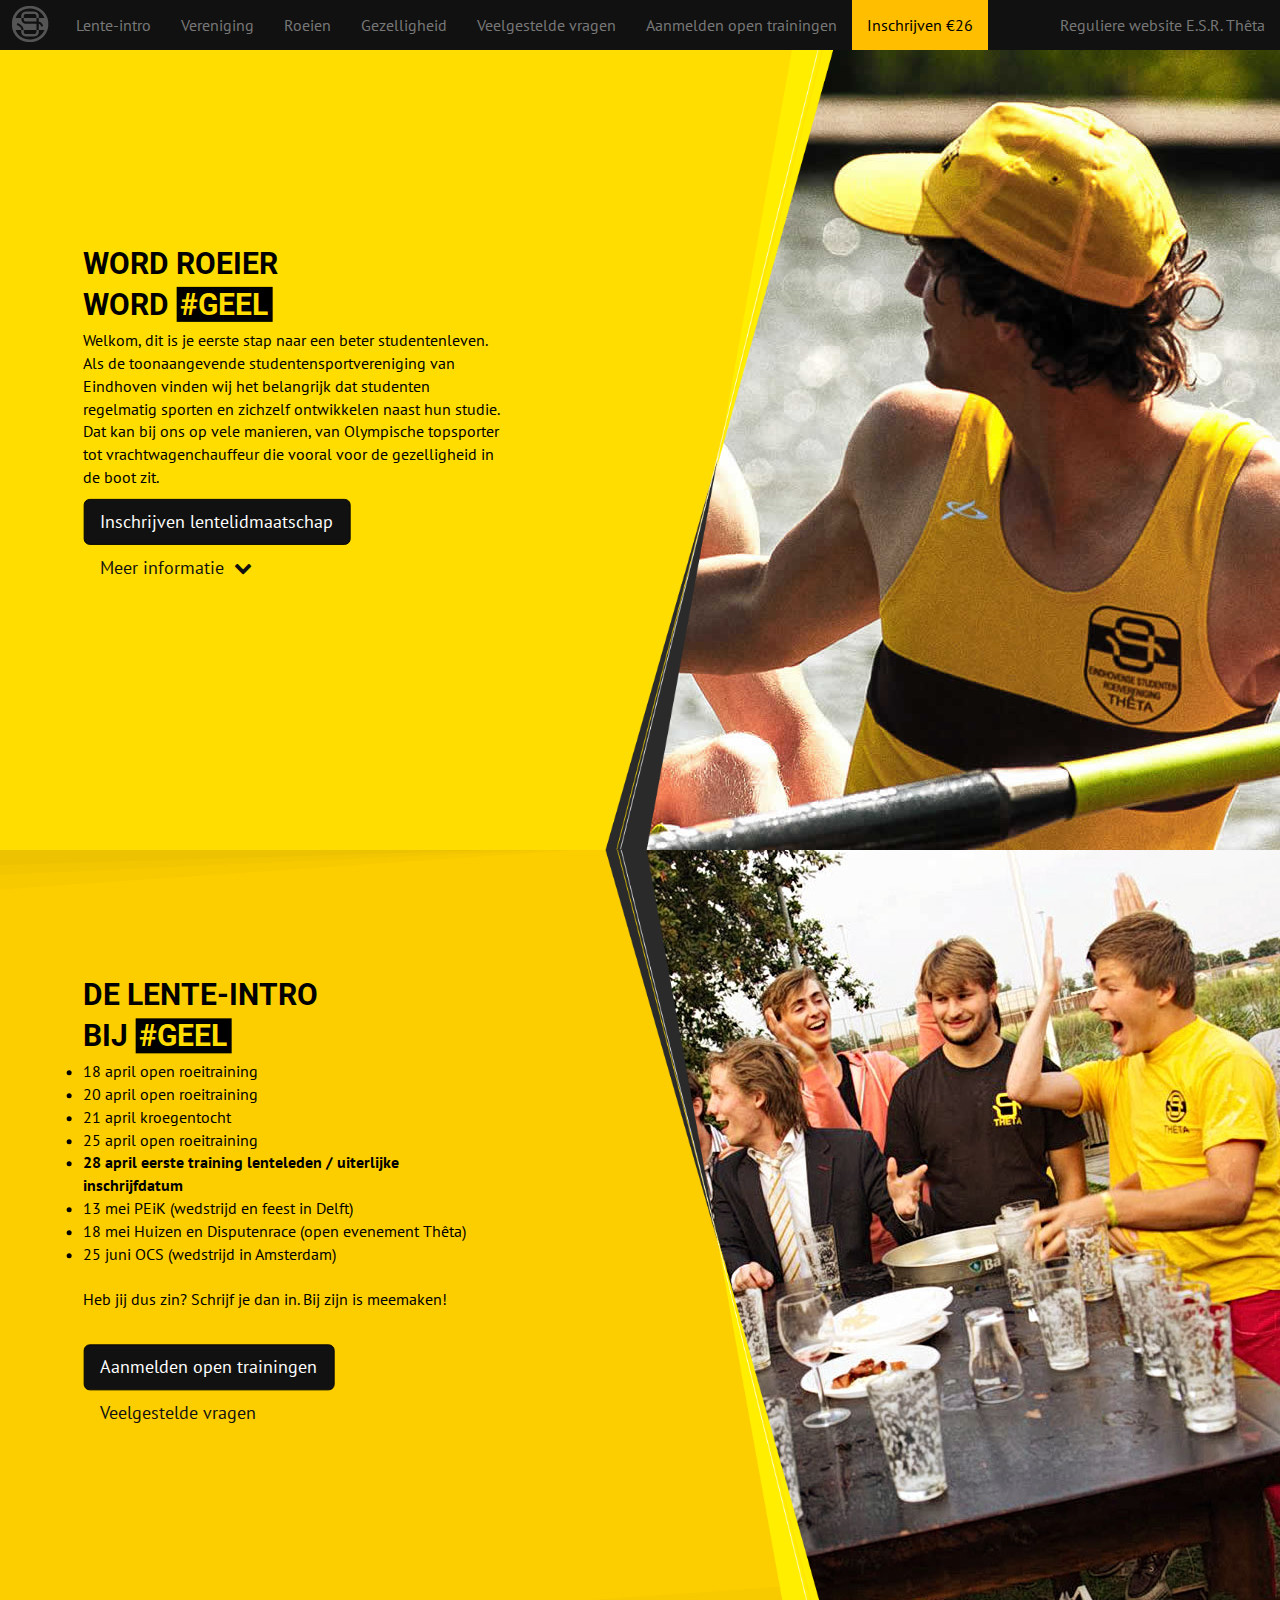
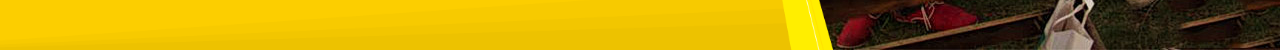
<file: index.html>
<!DOCTYPE html><html><head><title>Intro - ESR Theta</title><meta name="viewport" content="initial-scale=1,maximum-scale=1,user-scalable=no"><link rel="stylesheet" type="text/css" href="styles/vendors.css"><link rel="icon" type="image/png" href="/images/favicon.png"></head><body><nav class="navbar navbar-default navbar-fixed-top"><div class="navbar-header"><button data-toggle="collapse" data-target="#menu" class="navbar-toggle collapsed btn btn-primary"> <i class="icon icon-bars"></i></button><a href="/" class="navbar-brand"> <img src="/images/brand/logo.png"></a></div><div id="menu" class="collapse navbar-collapse"><ul class="nav navbar-nav"><li><a href="/">Lente-intro</a></li><li><a href="/society.html">Vereniging</a></li><li><a href="/rowing.html">Roeien</a></li><li><a href="/extra.html">Gezelligheid</a></li><li><a href="/faq.html">Veelgestelde vragen</a></li><script>function GetIEVersion() {
  var sAgent = window.navigator.userAgent;
  var Idx = sAgent.indexOf("MSIE");

  if (Idx > 0) {
    return parseInt(sAgent.substring(Idx+ 5, sAgent.indexOf(".", Idx)));
  } else if (!!navigator.userAgent.match(/Trident\/7\./)) {
    return 11;
  } else {
    return 0; //It is not IE
  }
}

if (GetIEVersion() > 0) {
  document.write('<li><a class="white" href="https://docs.google.com/forms/d/1oo6otTsydRpKoXuIlk10WGbizfMqB_bPFNmfonMzRe4/viewform" target="_blank">Inschrijven &euro;26</a></li>');
  document.write('<li><a class="highlight" href="https://theta.ledenbase.nl/aanmelding/" target="_blank">Inschrijven &euro;26</a></li>');
} else {
  document.write('<li><a class="white" href="/training.html">Aanmelden open trainingen</a></li>');
  document.write('<li><a class="highlight" href="/join.html">Inschrijven &euro;26</a></li>');
}

</script></ul><ul class="nav navbar-nav pull-right"><li><a href="//www.esrtheta.nl/nieuws/index" target="_blank">Reguliere website E.S.R. Th&ecirc;ta</a></li></ul></div></nav><div id="intro1" class="container-fluid page"><div class="holder"><div class="content"> <h2>Word roeier</h2><h2>Word <strong>#GEEL</strong></h2><p>Welkom, dit is je eerste stap naar een beter studentenleven. Als de toonaangevende studentensportvereniging van Eindhoven vinden  
wij het belangrijk dat studenten regelmatig sporten en zichzelf ontwikkelen naast hun studie. Dat kan bij ons op vele manieren, 
van Olympische topsporter tot vrachtwagenchauffeur die vooral voor de gezelligheid in de boot zit.</p><a href="/join.html" class="btn btn-lg btn-primary">Inschrijven lentelidmaatschap</a> <a href="#pre" class="btn btn-lg">Meer informatie &nbsp;<i class="icon icon-chevron-down"></i></a></div></div></div><a name="pre"></a><div id="intro2" class="container-fluid page"><div class="holder inverse"><div class="content"><h2>De lente-intro</h2><h2>Bij <strong>#GEEL</strong></h2><li>18 april open roeitraining</li><li>20 april open roeitraining</li><li>21 april kroegentocht</li><li>25 april open roeitraining</li><li> <strong>28 april eerste training lenteleden / uiterlijke inschrijfdatum</strong></li><li>13 mei PEiK (wedstrijd en feest in Delft)</li><li>18 mei Huizen en Disputenrace (open evenement Th&ecirc;ta)</li><li>25 juni OCS (wedstrijd in Amsterdam)</li><br><p>Heb jij dus zin? Schrijf je dan in. Bij zijn is meemaken!</p><br><a href="/training.html" class="btn btn-lg btn-primary">Aanmelden open trainingen</a> <a href="/faq.html" class="btn btn-lg">Veelgestelde vragen</a></div></div></div><script>var url = '/' + document.URL.split('/').splice(3).join('/');
var links = document.querySelectorAll('a[href="'+url+'"]');

for(var i=0, ii=links.length; i<ii; i++){
  var classes = links[i].className.split(' ');
  classes.push('active');
  links[i].className = classes.join(' ');
}
</script><script src="scripts/vendors.js"></script></body></html>
</file>
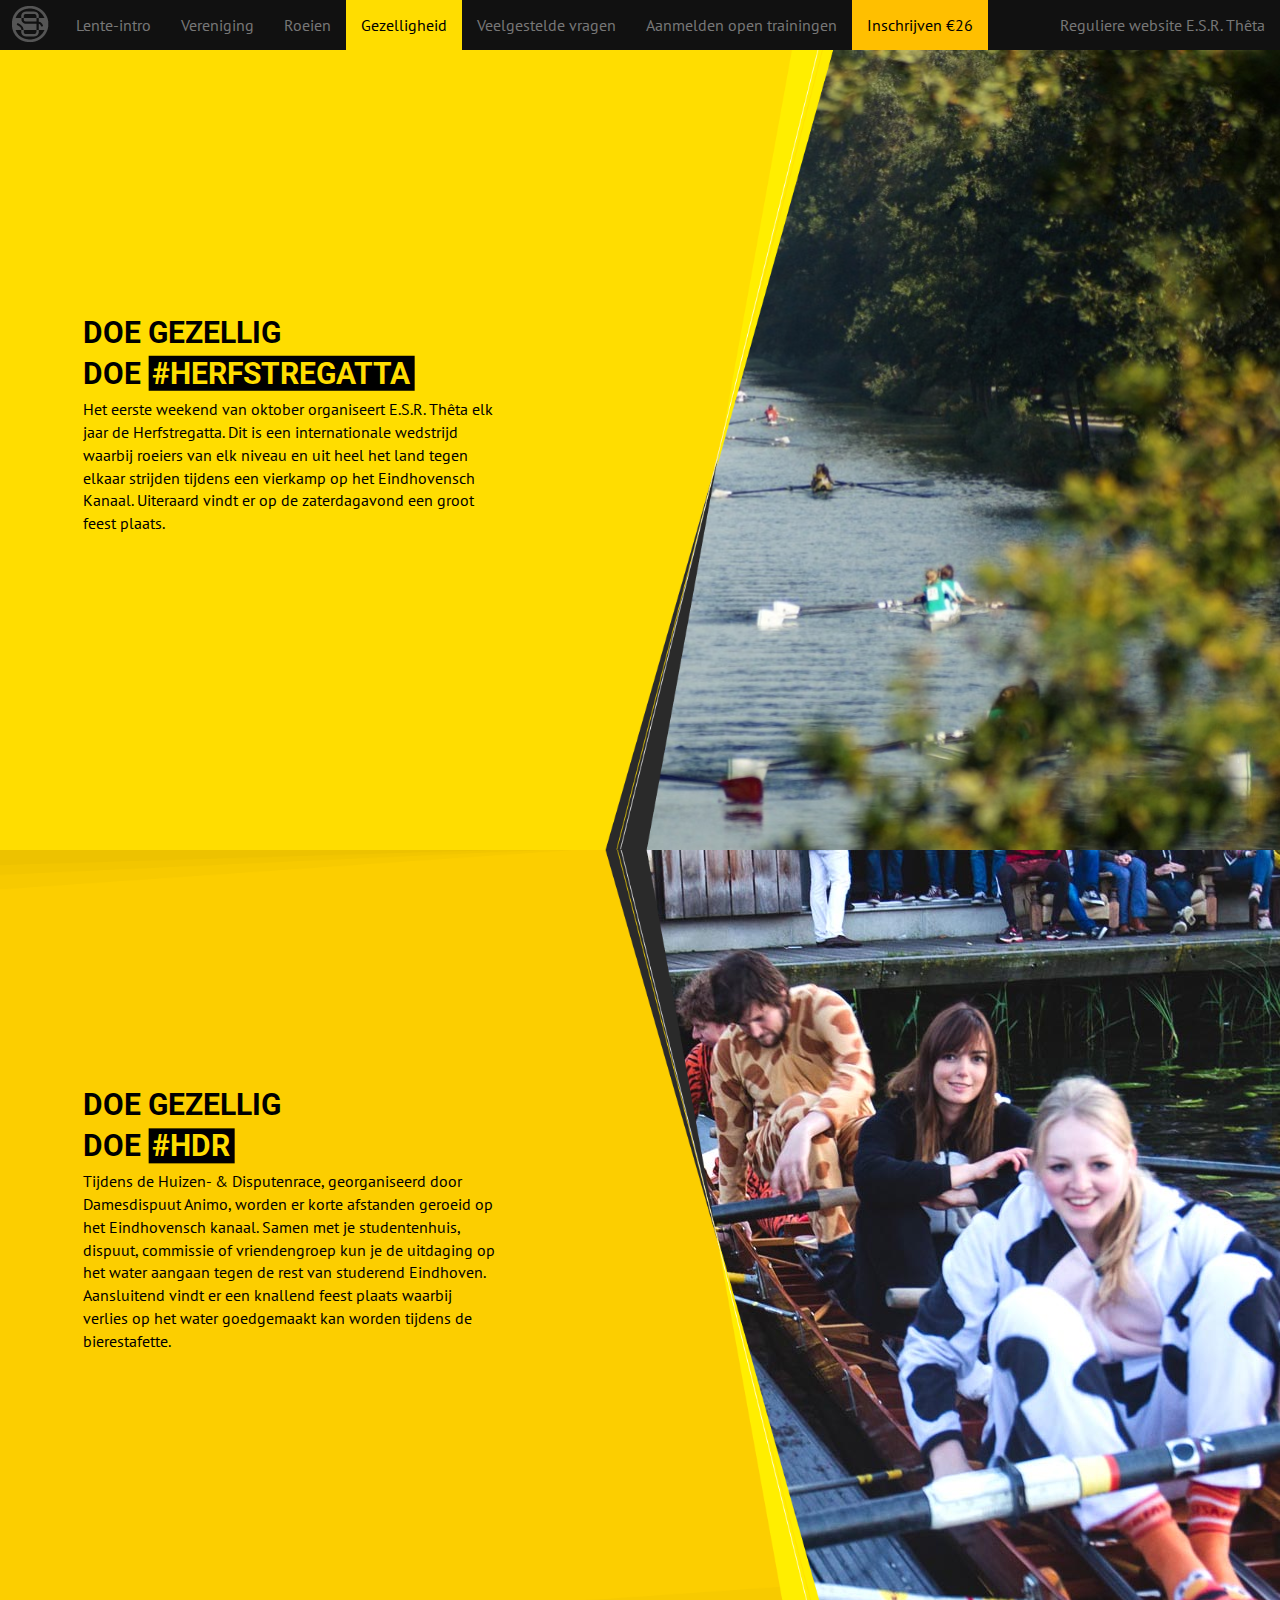
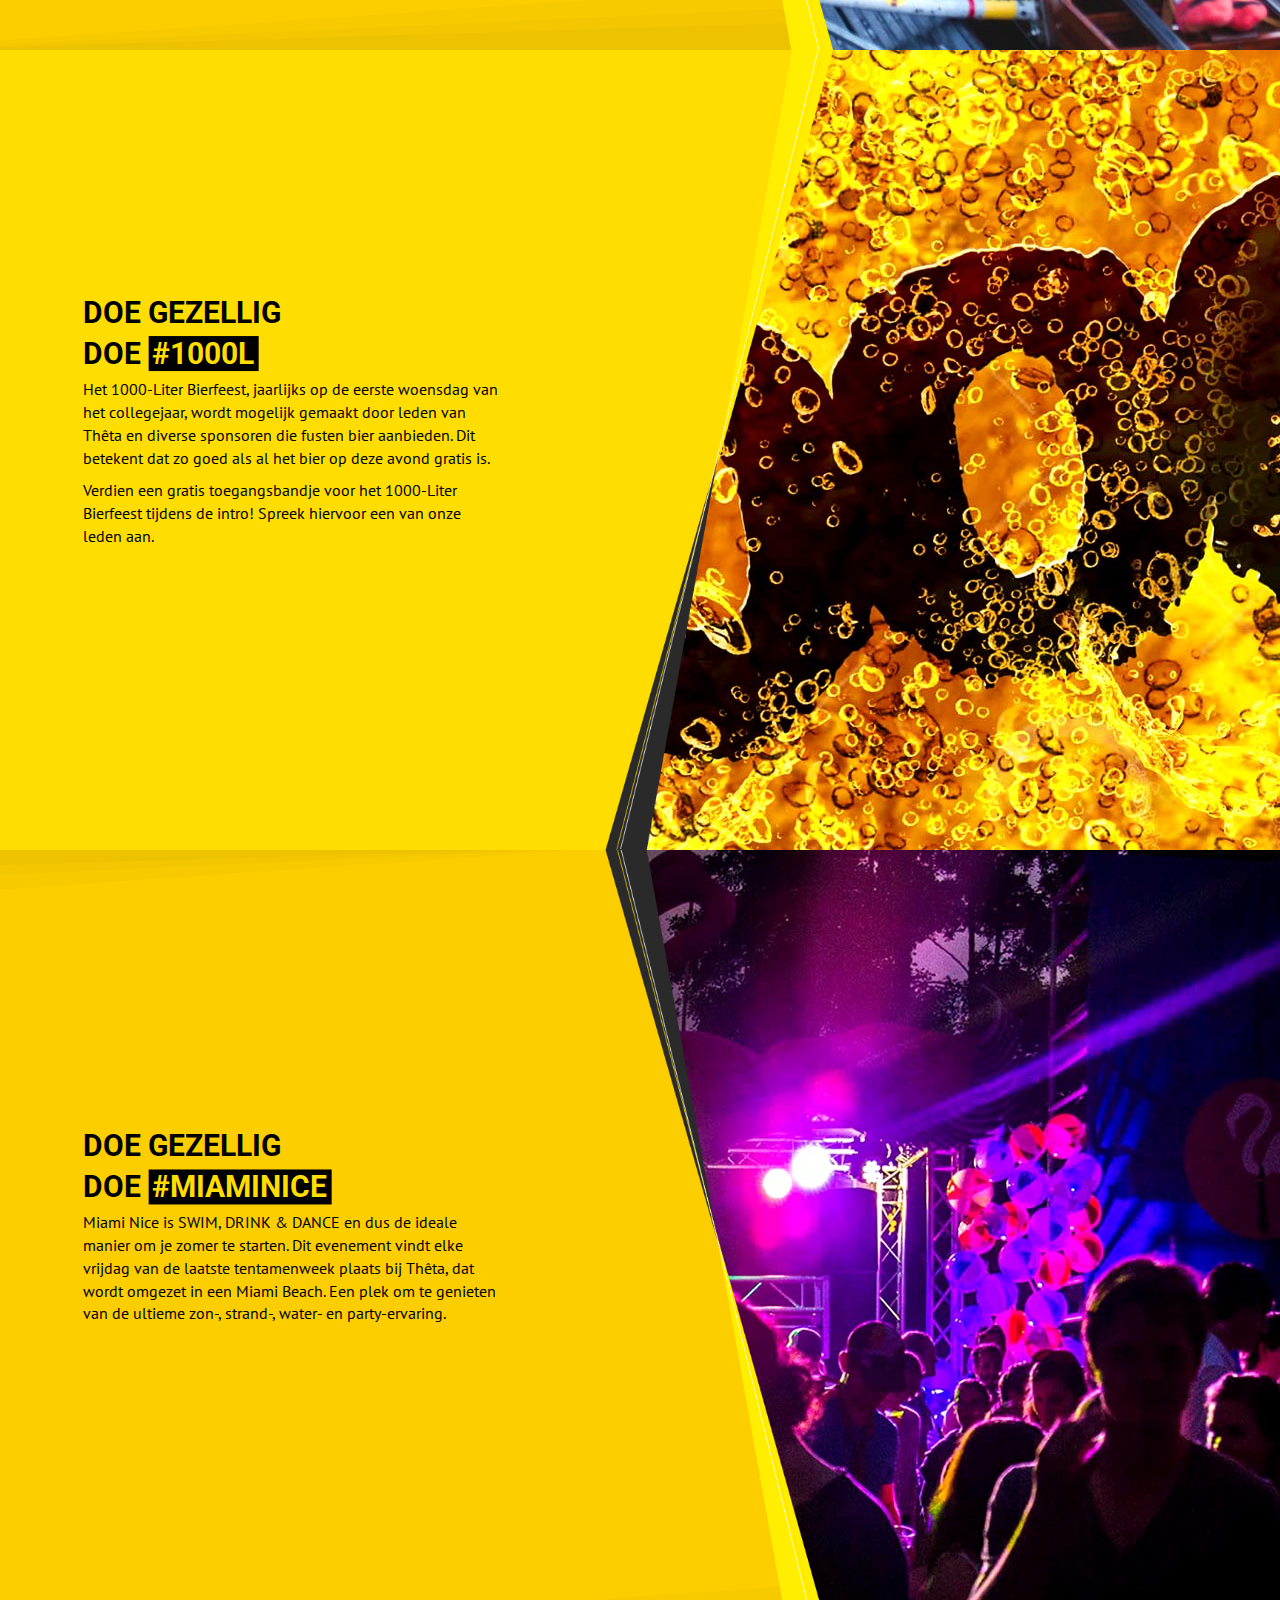
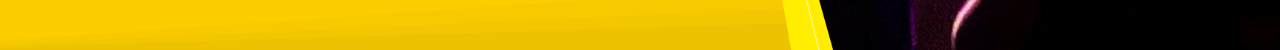
<file: extra.html>
<!DOCTYPE html><html><head><title>Intro - ESR Theta</title><meta name="viewport" content="initial-scale=1,maximum-scale=1,user-scalable=no"><link rel="stylesheet" type="text/css" href="styles/vendors.css"><link rel="icon" type="image/png" href="/images/favicon.png"></head><body><nav class="navbar navbar-default navbar-fixed-top"><div class="navbar-header"><button data-toggle="collapse" data-target="#menu" class="navbar-toggle collapsed btn btn-primary"> <i class="icon icon-bars"></i></button><a href="/" class="navbar-brand"> <img src="/images/brand/logo.png"></a></div><div id="menu" class="collapse navbar-collapse"><ul class="nav navbar-nav"><li><a href="/">Lente-intro</a></li><li><a href="/society.html">Vereniging</a></li><li><a href="/rowing.html">Roeien</a></li><li><a href="/extra.html">Gezelligheid</a></li><li><a href="/faq.html">Veelgestelde vragen</a></li><script>function GetIEVersion() {
  var sAgent = window.navigator.userAgent;
  var Idx = sAgent.indexOf("MSIE");

  if (Idx > 0) {
    return parseInt(sAgent.substring(Idx+ 5, sAgent.indexOf(".", Idx)));
  } else if (!!navigator.userAgent.match(/Trident\/7\./)) {
    return 11;
  } else {
    return 0; //It is not IE
  }
}

if (GetIEVersion() > 0) {
  document.write('<li><a class="white" href="https://docs.google.com/forms/d/1oo6otTsydRpKoXuIlk10WGbizfMqB_bPFNmfonMzRe4/viewform" target="_blank">Inschrijven &euro;26</a></li>');
  document.write('<li><a class="highlight" href="https://theta.ledenbase.nl/aanmelding/" target="_blank">Inschrijven &euro;26</a></li>');
} else {
  document.write('<li><a class="white" href="/training.html">Aanmelden open trainingen</a></li>');
  document.write('<li><a class="highlight" href="/join.html">Inschrijven &euro;26</a></li>');
}

</script></ul><ul class="nav navbar-nav pull-right"><li><a href="//www.esrtheta.nl/nieuws/index" target="_blank">Reguliere website E.S.R. Th&ecirc;ta</a></li></ul></div></nav><div id="extra1" class="container-fluid page"><div class="holder"><div class="content"> <h2>Doe gezellig</h2><h2>Doe <strong>#Herfstregatta</strong></h2><p>Het eerste weekend van oktober organiseert E.S.R. Th&ecirc;ta elk jaar de 
Herfstregatta. Dit is een internationale wedstrijd waarbij roeiers 
van elk niveau en uit heel het land tegen elkaar strijden tijdens 
een vierkamp op het Eindhovensch Kanaal. Uiteraard vindt er op de 
zaterdagavond een groot feest plaats.</p></div></div></div><div id="extra2" class="container-fluid page"><div class="holder inverse"><div class="content"> <h2>Doe gezellig</h2><h2>Doe <strong>#HDR</strong></h2><p>Tijdens de Huizen- & Disputenrace, georganiseerd door Damesdispuut 
Animo, worden er korte afstanden geroeid op het Eindhovensch kanaal. 
Samen met je studentenhuis, dispuut, commissie of vriendengroep kun 
je de uitdaging op het water aangaan tegen de rest van studerend 
Eindhoven. Aansluitend vindt er een knallend feest plaats waarbij 
verlies op het water goedgemaakt kan worden tijdens de bierestafette.</p></div></div></div><div id="extra3" class="container-fluid page"><div class="holder"><div class="content"> <h2>Doe gezellig</h2><h2>Doe <strong>#1000L</strong></h2><p>Het 1000-Liter Bierfeest, jaarlijks op de eerste woensdag van het 
collegejaar, wordt mogelijk gemaakt door leden van Th&ecirc;ta en diverse 
sponsoren die fusten bier aanbieden. Dit betekent dat zo goed als al 
het bier op deze avond gratis is.</p><p>Verdien een gratis toegangsbandje voor het 1000-Liter Bierfeest 
tijdens de intro! Spreek hiervoor een van onze leden aan.</p></div></div></div><div id="extra4" class="container-fluid page"><div class="holder inverse"><div class="content"> <h2>Doe gezellig</h2><h2>Doe <strong>#MiamiNice</strong></h2><p>Miami Nice is SWIM, DRINK & DANCE en dus de ideale manier om je 
zomer te starten. Dit evenement vindt elke vrijdag van de laatste 
tentamenweek plaats bij Th&ecirc;ta, dat wordt omgezet in een Miami Beach. 
Een plek om te genieten van de ultieme zon-, strand-, water- en 
party-ervaring.</p></div></div></div><script>var url = '/' + document.URL.split('/').splice(3).join('/');
var links = document.querySelectorAll('a[href="'+url+'"]');

for(var i=0, ii=links.length; i<ii; i++){
  var classes = links[i].className.split(' ');
  classes.push('active');
  links[i].className = classes.join(' ');
}
</script><script src="scripts/vendors.js"></script></body></html>
</file>
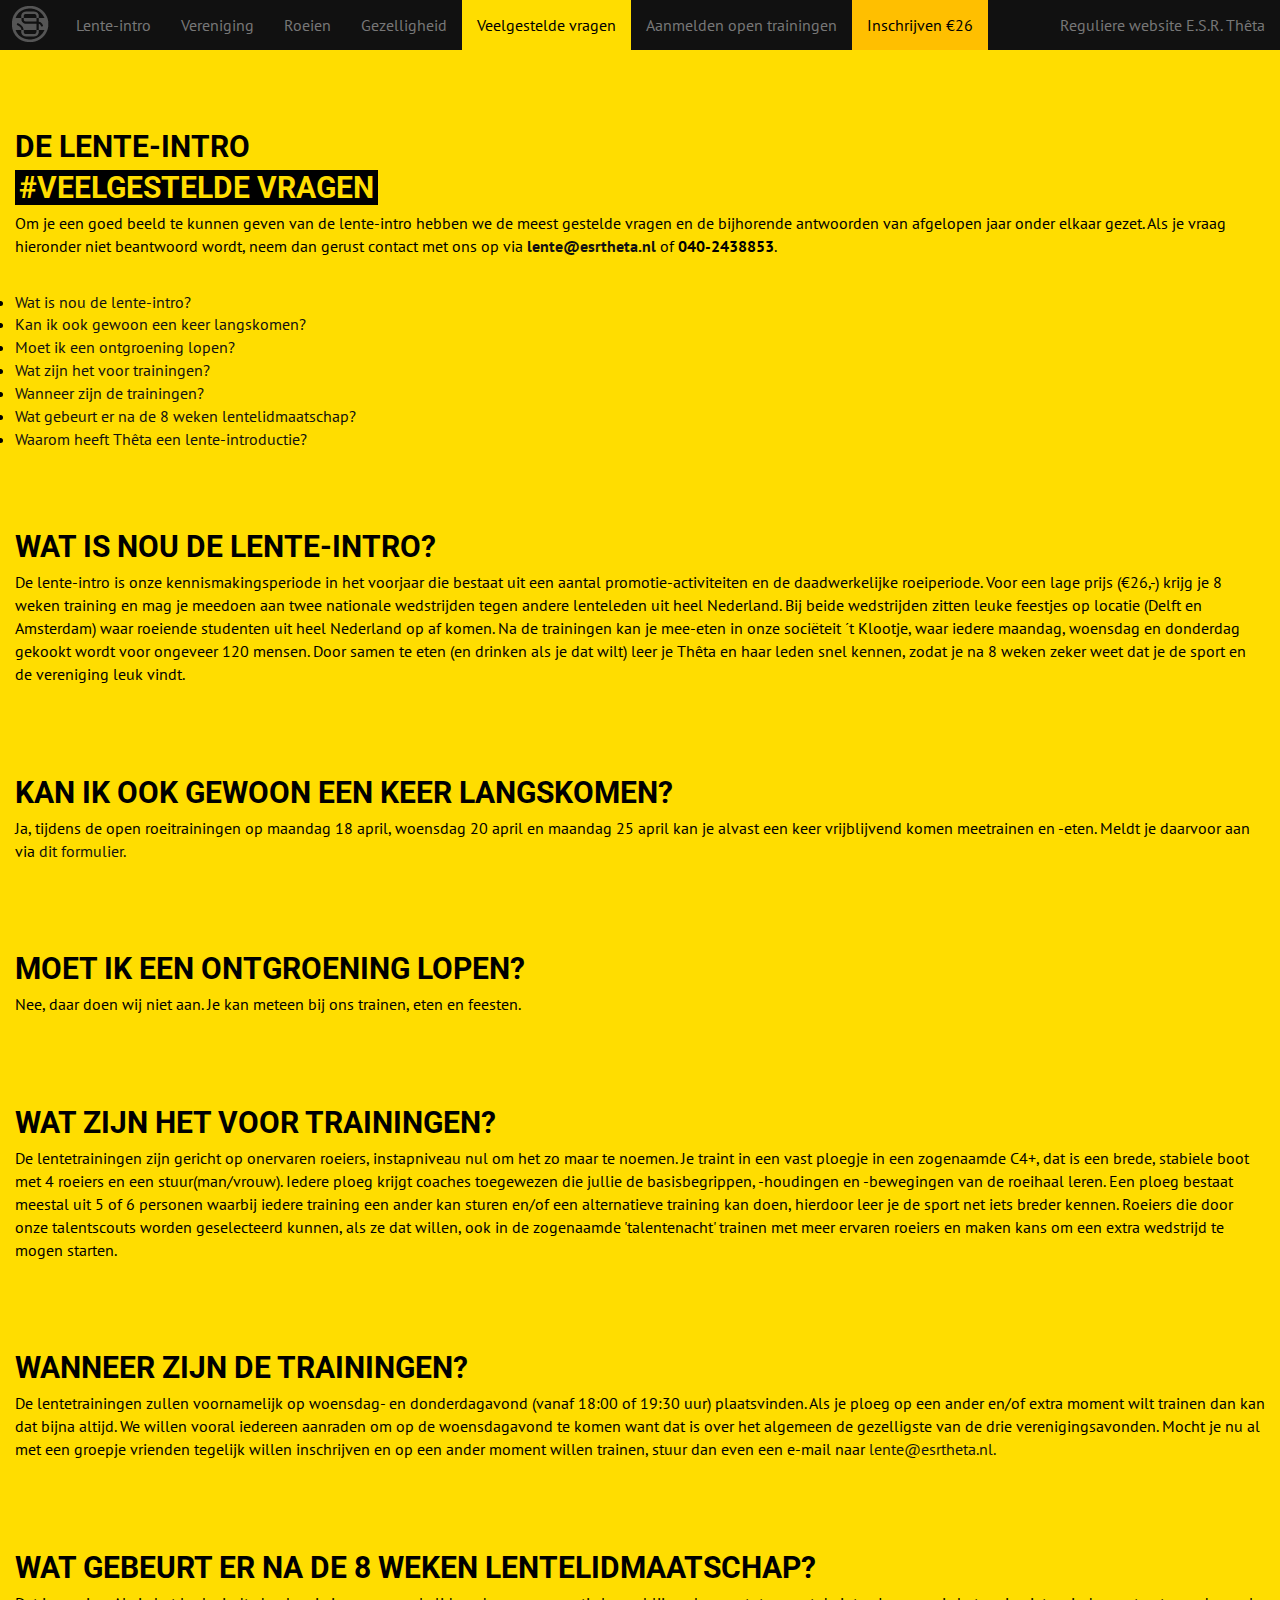
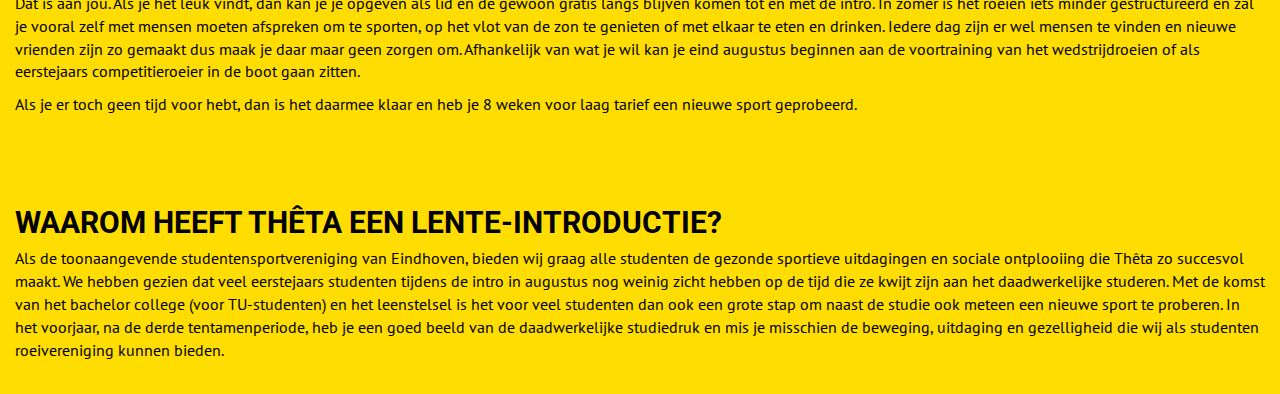
<file: faq.html>
<!DOCTYPE html><html><head><title>Intro - ESR Theta</title><meta name="viewport" content="initial-scale=1,maximum-scale=1,user-scalable=no"><link rel="stylesheet" type="text/css" href="styles/vendors.css"><link rel="icon" type="image/png" href="/images/favicon.png"></head><body><nav class="navbar navbar-default navbar-fixed-top"><div class="navbar-header"><button data-toggle="collapse" data-target="#menu" class="navbar-toggle collapsed btn btn-primary"> <i class="icon icon-bars"></i></button><a href="/" class="navbar-brand"> <img src="/images/brand/logo.png"></a></div><div id="menu" class="collapse navbar-collapse"><ul class="nav navbar-nav"><li><a href="/">Lente-intro</a></li><li><a href="/society.html">Vereniging</a></li><li><a href="/rowing.html">Roeien</a></li><li><a href="/extra.html">Gezelligheid</a></li><li><a href="/faq.html">Veelgestelde vragen</a></li><script>function GetIEVersion() {
  var sAgent = window.navigator.userAgent;
  var Idx = sAgent.indexOf("MSIE");

  if (Idx > 0) {
    return parseInt(sAgent.substring(Idx+ 5, sAgent.indexOf(".", Idx)));
  } else if (!!navigator.userAgent.match(/Trident\/7\./)) {
    return 11;
  } else {
    return 0; //It is not IE
  }
}

if (GetIEVersion() > 0) {
  document.write('<li><a class="white" href="https://docs.google.com/forms/d/1oo6otTsydRpKoXuIlk10WGbizfMqB_bPFNmfonMzRe4/viewform" target="_blank">Inschrijven &euro;26</a></li>');
  document.write('<li><a class="highlight" href="https://theta.ledenbase.nl/aanmelding/" target="_blank">Inschrijven &euro;26</a></li>');
} else {
  document.write('<li><a class="white" href="/training.html">Aanmelden open trainingen</a></li>');
  document.write('<li><a class="highlight" href="/join.html">Inschrijven &euro;26</a></li>');
}

</script></ul><ul class="nav navbar-nav pull-right"><li><a href="//www.esrtheta.nl/nieuws/index" target="_blank">Reguliere website E.S.R. Th&ecirc;ta</a></li></ul></div></nav><div id="faq1" class="container-fluid page page-text"><div class="content"> <h2>De lente-intro</h2><h2> <strong>#Veelgestelde vragen</strong></h2><p>Om je een goed beeld te kunnen geven van de lente-intro hebben we de meest
gestelde vragen en de bijhorende antwoorden van afgelopen jaar onder elkaar gezet. 
Als je vraag hieronder niet beantwoord wordt, neem dan gerust contact met ons op 
via&nbsp;<a href="mailto:lente@esrtheta.nl"><strong>lente@esrtheta.nl</strong></a>&nbsp;of&nbsp;<strong>040-2438853</strong>.</p><br><li><a href="#f1">Wat is nou de lente-intro?</a></li><li><a href="#f2">Kan ik ook gewoon een keer langskomen?</a></li><li><a href="#f3">Moet ik een ontgroening lopen?</a></li><li><a href="#f4">Wat zijn het voor trainingen?</a></li><li><a href="#f5">Wanneer zijn de trainingen?</a></li><li><a href="#f6">Wat gebeurt er na de 8 weken lentelidmaatschap?</a></li><li><a href="#f7">Waarom heeft Th&ecirc;ta een lente-introductie?</a></li></div></div><a name="f1"></a><div id="faq3" class="container-fluid page page-text"><div class="content"> <h2>Wat is nou de lente-intro?</h2><p>De lente-intro is onze kennismakingsperiode in het voorjaar die bestaat uit een aantal promotie-activiteiten en de daadwerkelijke roeiperiode. Voor een lage prijs (&euro;26,-) krijg je 8 weken training en mag je meedoen aan twee nationale wedstrijden tegen andere lenteleden uit heel Nederland. Bij beide wedstrijden zitten leuke feestjes op locatie (Delft en Amsterdam) waar roeiende studenten uit heel Nederland op af komen. Na de trainingen kan je mee-eten in onze soci&euml;teit &acute;t Klootje, waar iedere maandag, woensdag en donderdag gekookt wordt voor ongeveer 120 mensen. Door samen te eten (en drinken als je dat wilt) leer je Th&ecirc;ta en haar leden snel kennen, zodat je na 8 weken zeker weet dat je de sport en de vereniging leuk vindt.</p></div></div><a name="f2"></a><div id="faq4" class="container-fluid page page-text"><div class="content"> <h2>Kan ik ook gewoon een keer langskomen?</h2><p>Ja, tijdens de open roeitrainingen op maandag 18 april, woensdag 20 april en maandag 25 april kan je alvast een keer vrijblijvend komen meetrainen en -eten. Meldt je daarvoor aan via&nbsp;<a href="/training.html">dit formulier.</a></p></div></div><a name="f3">         </a><div id="faq5" class="container-fluid page page-text"><div class="content"> <h2>Moet ik een ontgroening lopen?</h2><p>Nee, daar doen wij niet aan. Je kan meteen bij ons trainen, eten en feesten.</p></div></div><a name="f4"></a><div id="faq6" class="container-fluid page page-text"><div class="content"> <h2>Wat zijn het voor trainingen?</h2><p>De lentetrainingen zijn gericht op onervaren roeiers, instapniveau nul om het zo maar te noemen. Je traint in een vast ploegje in een zogenaamde C4+, dat is een brede, stabiele boot met 4 roeiers en een stuur(man/vrouw). Iedere ploeg krijgt coaches toegewezen die jullie de basisbegrippen, -houdingen en -bewegingen van de roeihaal leren. Een ploeg bestaat meestal uit 5 of 6 personen waarbij iedere training een ander kan sturen en/of een alternatieve training kan doen, hierdoor leer je de sport net iets breder kennen.
Roeiers die door onze talentscouts worden geselecteerd kunnen, als ze dat willen, ook in de zogenaamde 'talentenacht' trainen met meer ervaren roeiers en maken kans om een extra wedstrijd te mogen starten.</p></div></div><a name="f5">         </a><div id="faq7" class="container-fluid page page-text"><div class="content"> <h2>Wanneer zijn de trainingen?</h2><p>De lentetrainingen zullen voornamelijk op woensdag- en donderdagavond (vanaf 18:00 of 19:30 uur) plaatsvinden. Als je ploeg op een ander en/of extra moment wilt trainen dan kan dat bijna altijd. We willen vooral iedereen aanraden om op de woensdagavond te komen want dat is over het algemeen de gezelligste van de drie verenigingsavonden. Mocht je nu al met een groepje vrienden tegelijk willen inschrijven en op een ander moment willen trainen, stuur dan even een e-mail naar&nbsp;<a href="mailto:lente@esrtheta.nl">lente@esrtheta.nl.</a></p></div></div><a name="f6"></a><div id="faq8" class="container-fluid page page-text"><div class="content"> <h2>Wat gebeurt er na de 8 weken lentelidmaatschap?</h2><p>Dat is aan jou. Als je het leuk vindt, dan kan je je opgeven als lid en de gewoon gratis langs blijven komen tot en met de intro. In zomer is het roeien iets minder gestructureerd en zal je vooral zelf met mensen moeten afspreken om te sporten, op het vlot van de zon te genieten of met elkaar te eten en drinken. Iedere dag zijn er wel mensen te vinden en nieuwe vrienden zijn zo gemaakt dus maak je daar maar geen zorgen om. Afhankelijk van wat je wil kan je eind augustus beginnen aan de voortraining van het wedstrijdroeien of als eerstejaars competitieroeier in de boot gaan zitten. </p><p> 
Als je er toch geen tijd voor hebt, dan is het daarmee klaar en heb je 8 weken voor laag tarief een nieuwe sport geprobeerd.</p></div></div><a name="f7">         </a><div id="faq9" class="container-fluid page page-text"><div class="content"> <h2>Waarom heeft Th&ecirc;ta een lente-introductie?</h2><p>Als de toonaangevende studentensportvereniging van Eindhoven, bieden wij graag alle studenten de gezonde sportieve uitdagingen en sociale ontplooiing die Th&ecirc;ta zo succesvol maakt. We hebben gezien dat veel eerstejaars studenten tijdens de intro in augustus nog weinig zicht hebben op de tijd die ze kwijt zijn aan het daadwerkelijke studeren. Met de komst van het bachelor college (voor TU-studenten) en het leenstelsel is het voor veel studenten dan ook een grote stap om naast de studie ook meteen een nieuwe sport te proberen. In het voorjaar, na de derde tentamenperiode, heb je een goed beeld van de daadwerkelijke studiedruk en mis je misschien de beweging, uitdaging en gezelligheid die wij als studenten roeivereniging kunnen bieden.</p><br></div></div><script>var url = '/' + document.URL.split('/').splice(3).join('/');
var links = document.querySelectorAll('a[href="'+url+'"]');

for(var i=0, ii=links.length; i<ii; i++){
  var classes = links[i].className.split(' ');
  classes.push('active');
  links[i].className = classes.join(' ');
}
</script><script src="scripts/vendors.js"></script></body></html>
</file>
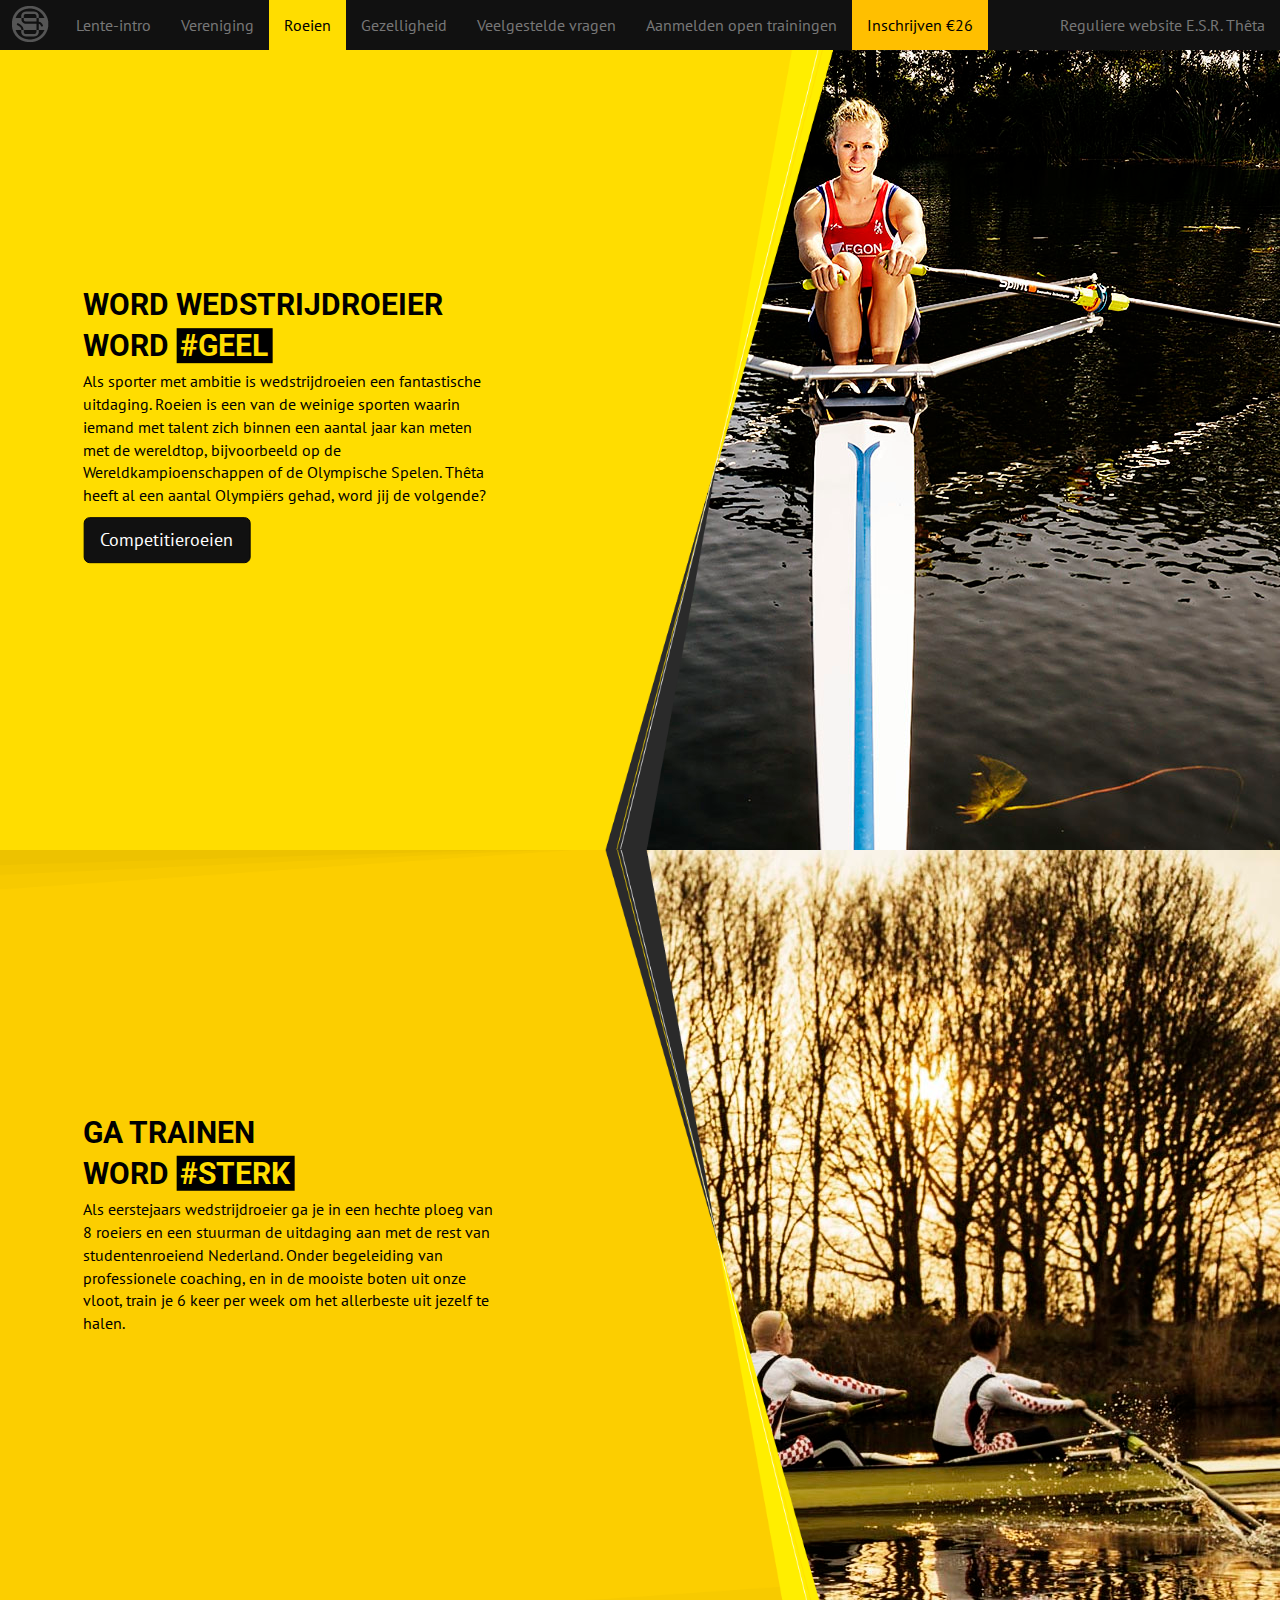
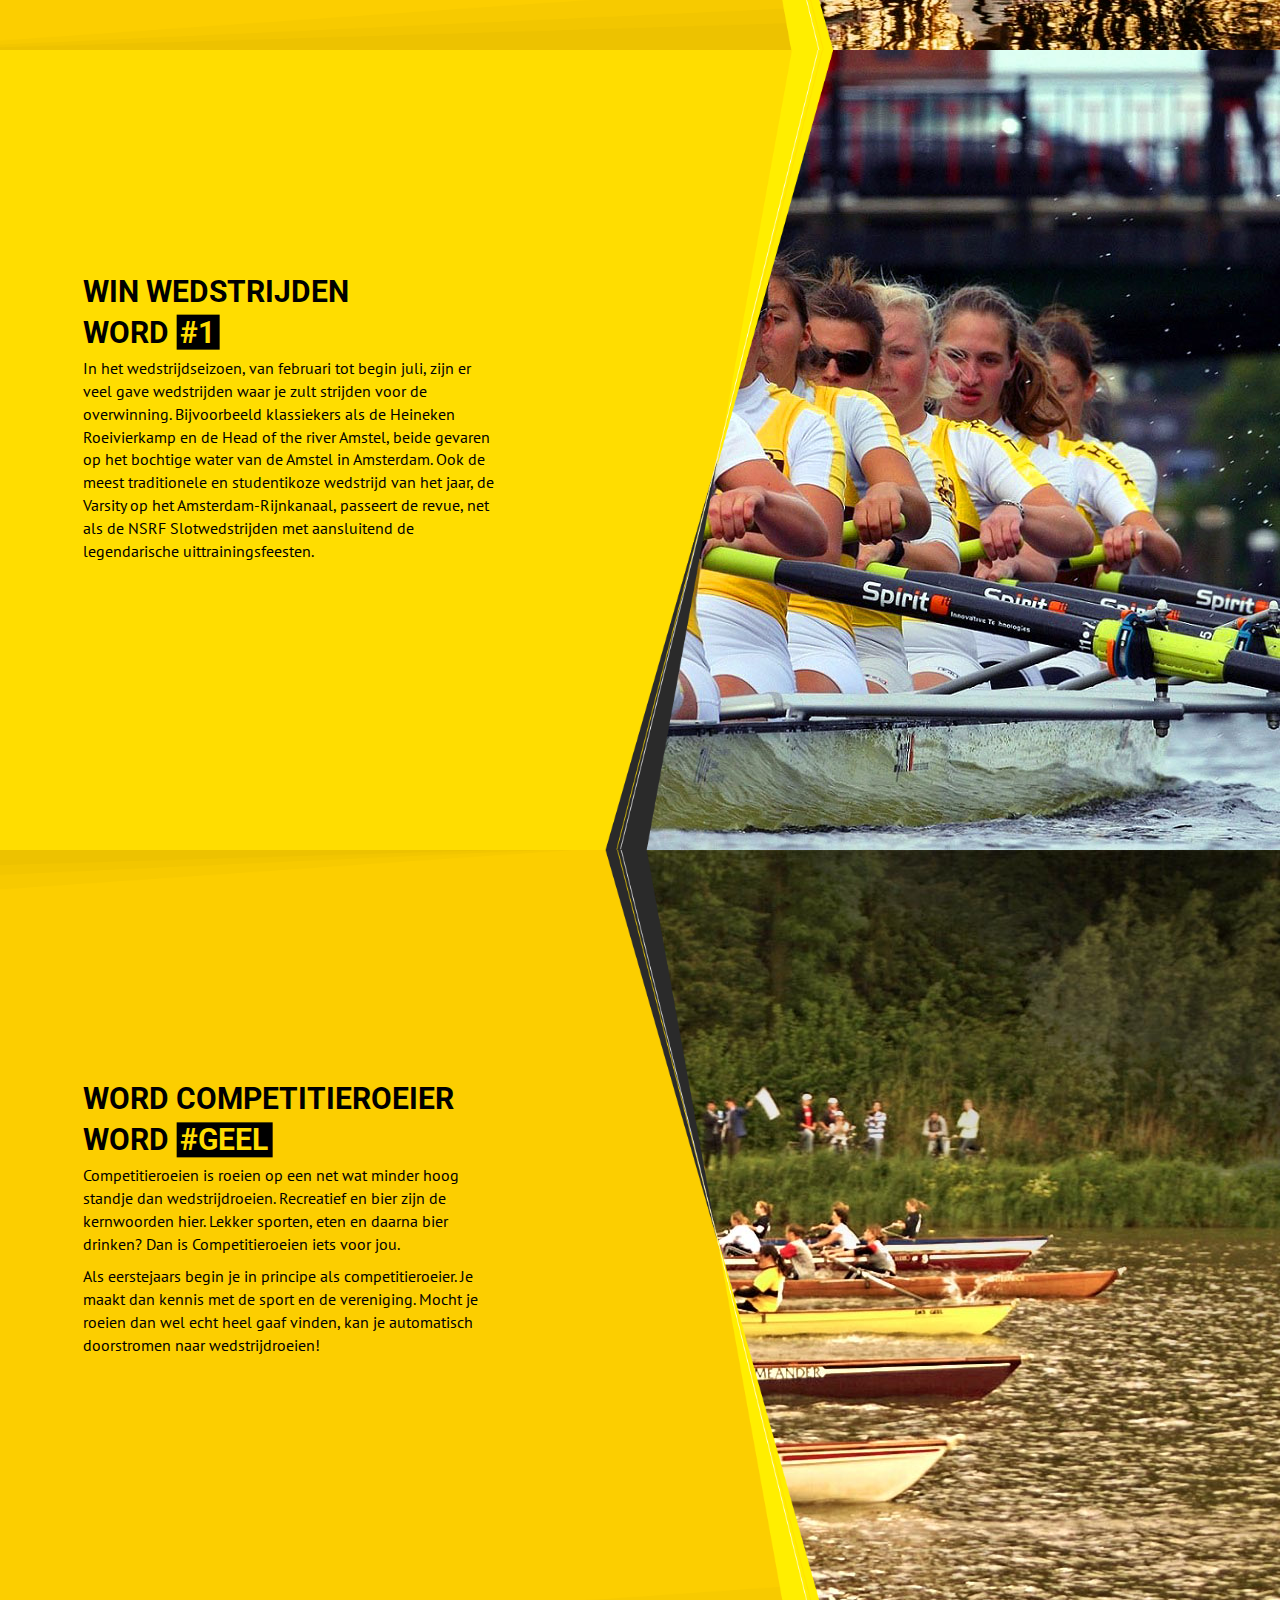
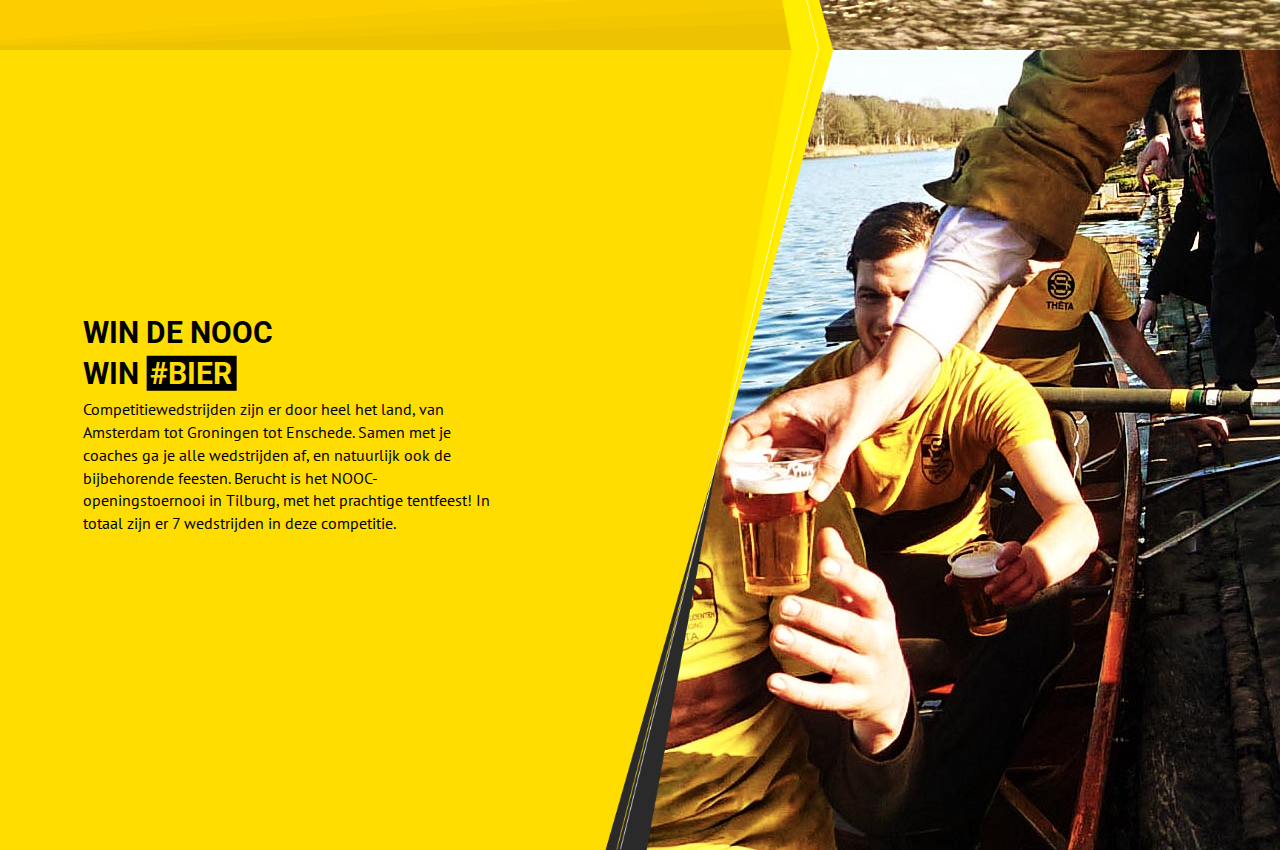
<file: rowing.html>
<!DOCTYPE html><html><head><title>Intro - ESR Theta</title><meta name="viewport" content="initial-scale=1,maximum-scale=1,user-scalable=no"><link rel="stylesheet" type="text/css" href="styles/vendors.css"><link rel="icon" type="image/png" href="/images/favicon.png"></head><body><nav class="navbar navbar-default navbar-fixed-top"><div class="navbar-header"><button data-toggle="collapse" data-target="#menu" class="navbar-toggle collapsed btn btn-primary"> <i class="icon icon-bars"></i></button><a href="/" class="navbar-brand"> <img src="/images/brand/logo.png"></a></div><div id="menu" class="collapse navbar-collapse"><ul class="nav navbar-nav"><li><a href="/">Lente-intro</a></li><li><a href="/society.html">Vereniging</a></li><li><a href="/rowing.html">Roeien</a></li><li><a href="/extra.html">Gezelligheid</a></li><li><a href="/faq.html">Veelgestelde vragen</a></li><script>function GetIEVersion() {
  var sAgent = window.navigator.userAgent;
  var Idx = sAgent.indexOf("MSIE");

  if (Idx > 0) {
    return parseInt(sAgent.substring(Idx+ 5, sAgent.indexOf(".", Idx)));
  } else if (!!navigator.userAgent.match(/Trident\/7\./)) {
    return 11;
  } else {
    return 0; //It is not IE
  }
}

if (GetIEVersion() > 0) {
  document.write('<li><a class="white" href="https://docs.google.com/forms/d/1oo6otTsydRpKoXuIlk10WGbizfMqB_bPFNmfonMzRe4/viewform" target="_blank">Inschrijven &euro;26</a></li>');
  document.write('<li><a class="highlight" href="https://theta.ledenbase.nl/aanmelding/" target="_blank">Inschrijven &euro;26</a></li>');
} else {
  document.write('<li><a class="white" href="/training.html">Aanmelden open trainingen</a></li>');
  document.write('<li><a class="highlight" href="/join.html">Inschrijven &euro;26</a></li>');
}

</script></ul><ul class="nav navbar-nav pull-right"><li><a href="//www.esrtheta.nl/nieuws/index" target="_blank">Reguliere website E.S.R. Th&ecirc;ta</a></li></ul></div></nav><div id="rowing1" class="container-fluid page"><div class="holder"><div class="content"> <h2>Word wedstrijdroeier</h2><h2>Word <strong>#GEEL</strong></h2><p>Als sporter met ambitie is wedstrijdroeien een fantastische uitdaging. 
Roeien is een van de weinige sporten waarin iemand met talent zich 
binnen een aantal jaar kan meten met de wereldtop, bijvoorbeeld op 
de Wereldkampioenschappen of de Olympische Spelen. Th&ecirc;ta heeft al 
een aantal Olympi&euml;rs gehad, word jij de volgende? </p><a href="#compo" class="btn btn-lg btn-primary">Competitieroeien</a></div></div></div><div id="rowing2" class="container-fluid page"><div class="holder inverse"><div class="content"> <h2>Ga trainen</h2><h2>Word <strong>#STERK</strong></h2><p>Als eerstejaars wedstrijdroeier ga je in een hechte ploeg van 8 
roeiers en een stuurman de uitdaging aan met de rest van 
studentenroeiend Nederland. Onder begeleiding van professionele 
coaching, en in de mooiste boten uit onze vloot, train je 6 keer 
per week om het allerbeste uit jezelf te halen.</p></div></div></div><div id="rowing3" class="container-fluid page"><div class="holder"><div class="content"> <h2>Win wedstrijden</h2><h2>Word <strong>#1</strong></h2><p>In het wedstrijdseizoen, van februari tot begin juli, zijn er veel 
gave wedstrijden waar je zult strijden voor de overwinning. 
Bijvoorbeeld klassiekers als de Heineken Roeivierkamp en de Head of 
the river Amstel, beide gevaren op het bochtige water van de Amstel 
in Amsterdam. Ook de meest traditionele en studentikoze wedstrijd 
van het jaar, de Varsity op het Amsterdam-Rijnkanaal, passeert de 
revue, net als de NSRF Slotwedstrijden met aansluitend de 
legendarische uittrainingsfeesten.</p></div></div></div><a name="compo"></a><div id="rowing4" class="container-fluid page"><div class="holder inverse"><div class="content"> <h2>Word Competitieroeier</h2><h2>Word <strong>#GEEL</strong></h2><p>Competitieroeien is roeien op een net wat minder hoog standje dan 
wedstrijdroeien. Recreatief en bier zijn de kernwoorden hier. 
Lekker sporten, eten en daarna bier drinken? Dan is Competitieroeien
iets voor jou. </p><p> 
Als eerstejaars begin je in principe als competitieroeier. Je maakt dan 
kennis met de sport en de vereniging. Mocht je roeien dan wel echt 
heel gaaf vinden, kan je automatisch doorstromen naar wedstrijdroeien!</p></div></div></div><div id="rowing5" class="container-fluid page"><div class="holder"><div class="content"> <h2>Win de nooc</h2><h2>Win <strong>#BIER</strong></h2><p>Competitiewedstrijden zijn er door heel het land, van Amsterdam tot 
Groningen tot Enschede. Samen met je coaches ga je alle wedstrijden 
af, en natuurlijk ook de bijbehorende feesten. Berucht is het NOOC-
openingstoernooi in Tilburg, met het prachtige tentfeest! In totaal 
zijn er 7 wedstrijden in deze competitie.</p></div></div></div><script>var url = '/' + document.URL.split('/').splice(3).join('/');
var links = document.querySelectorAll('a[href="'+url+'"]');

for(var i=0, ii=links.length; i<ii; i++){
  var classes = links[i].className.split(' ');
  classes.push('active');
  links[i].className = classes.join(' ');
}
</script><script src="scripts/vendors.js"></script></body></html>
</file>
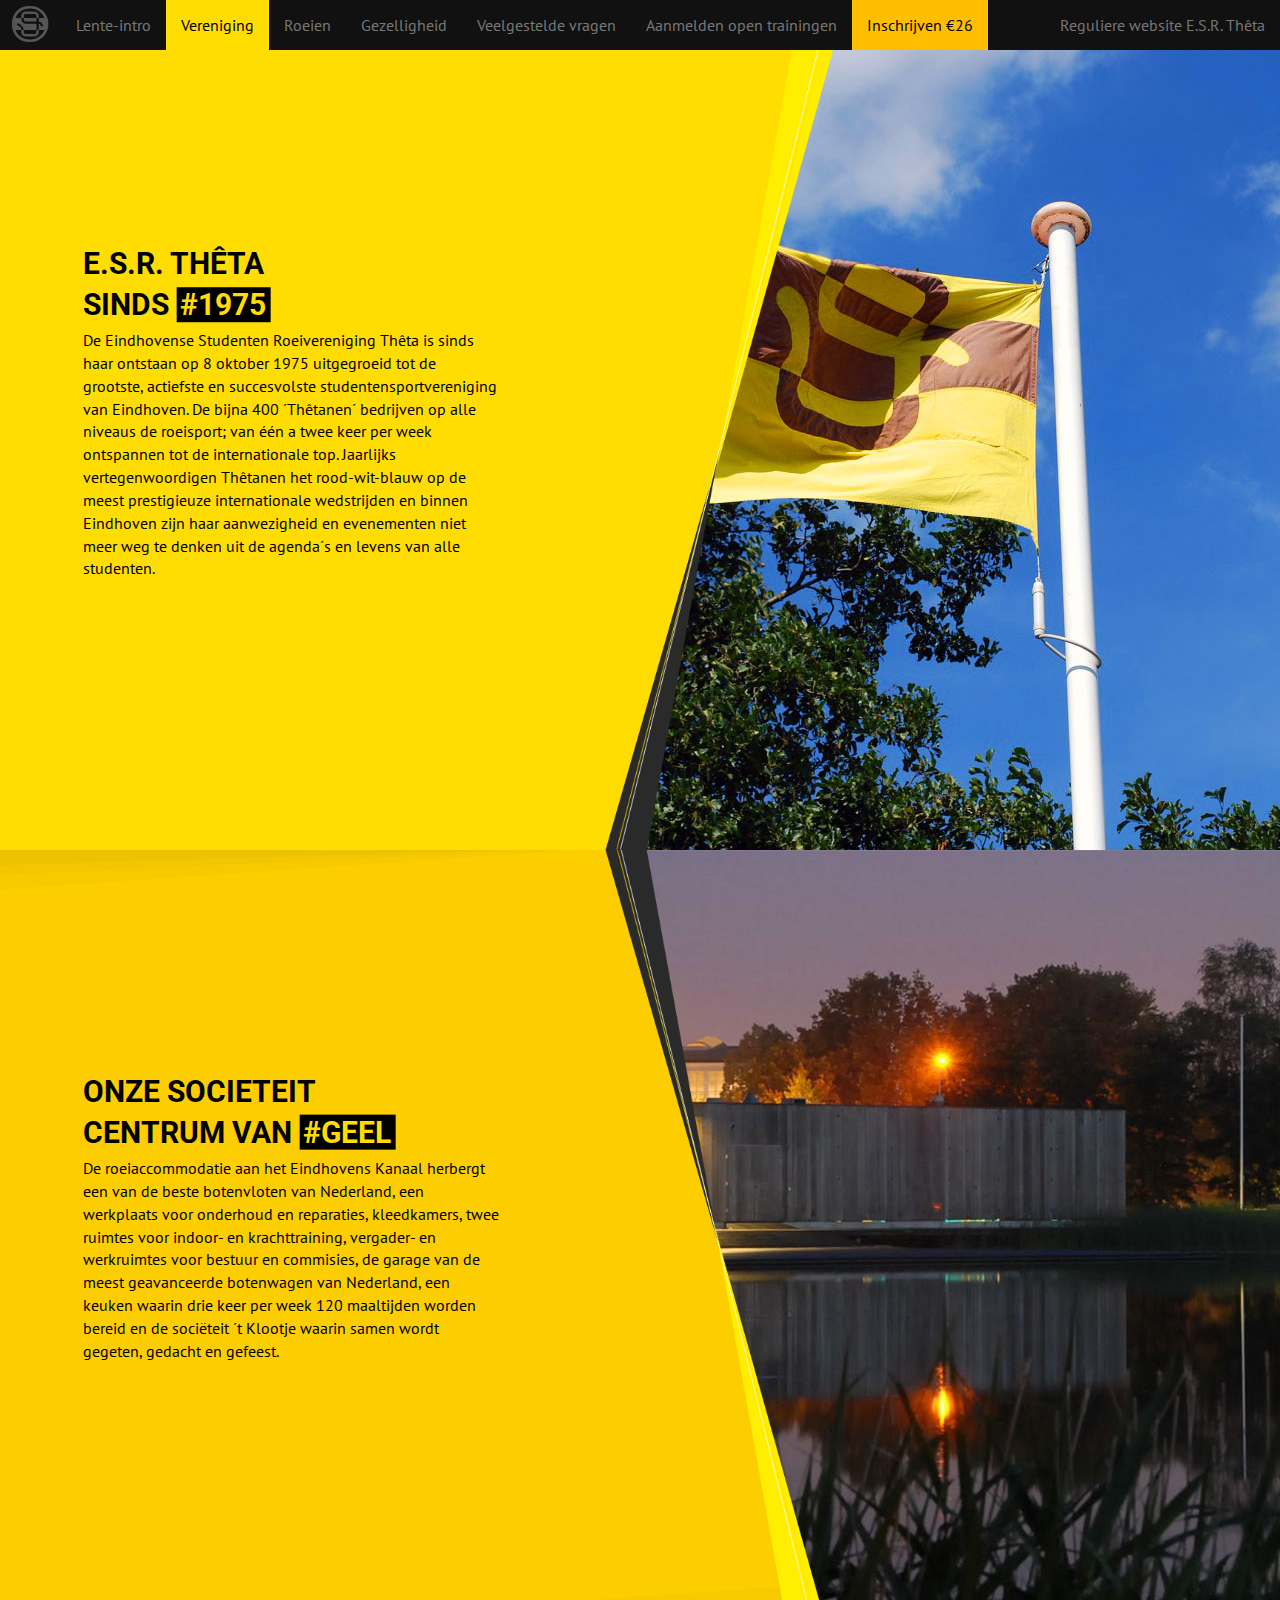
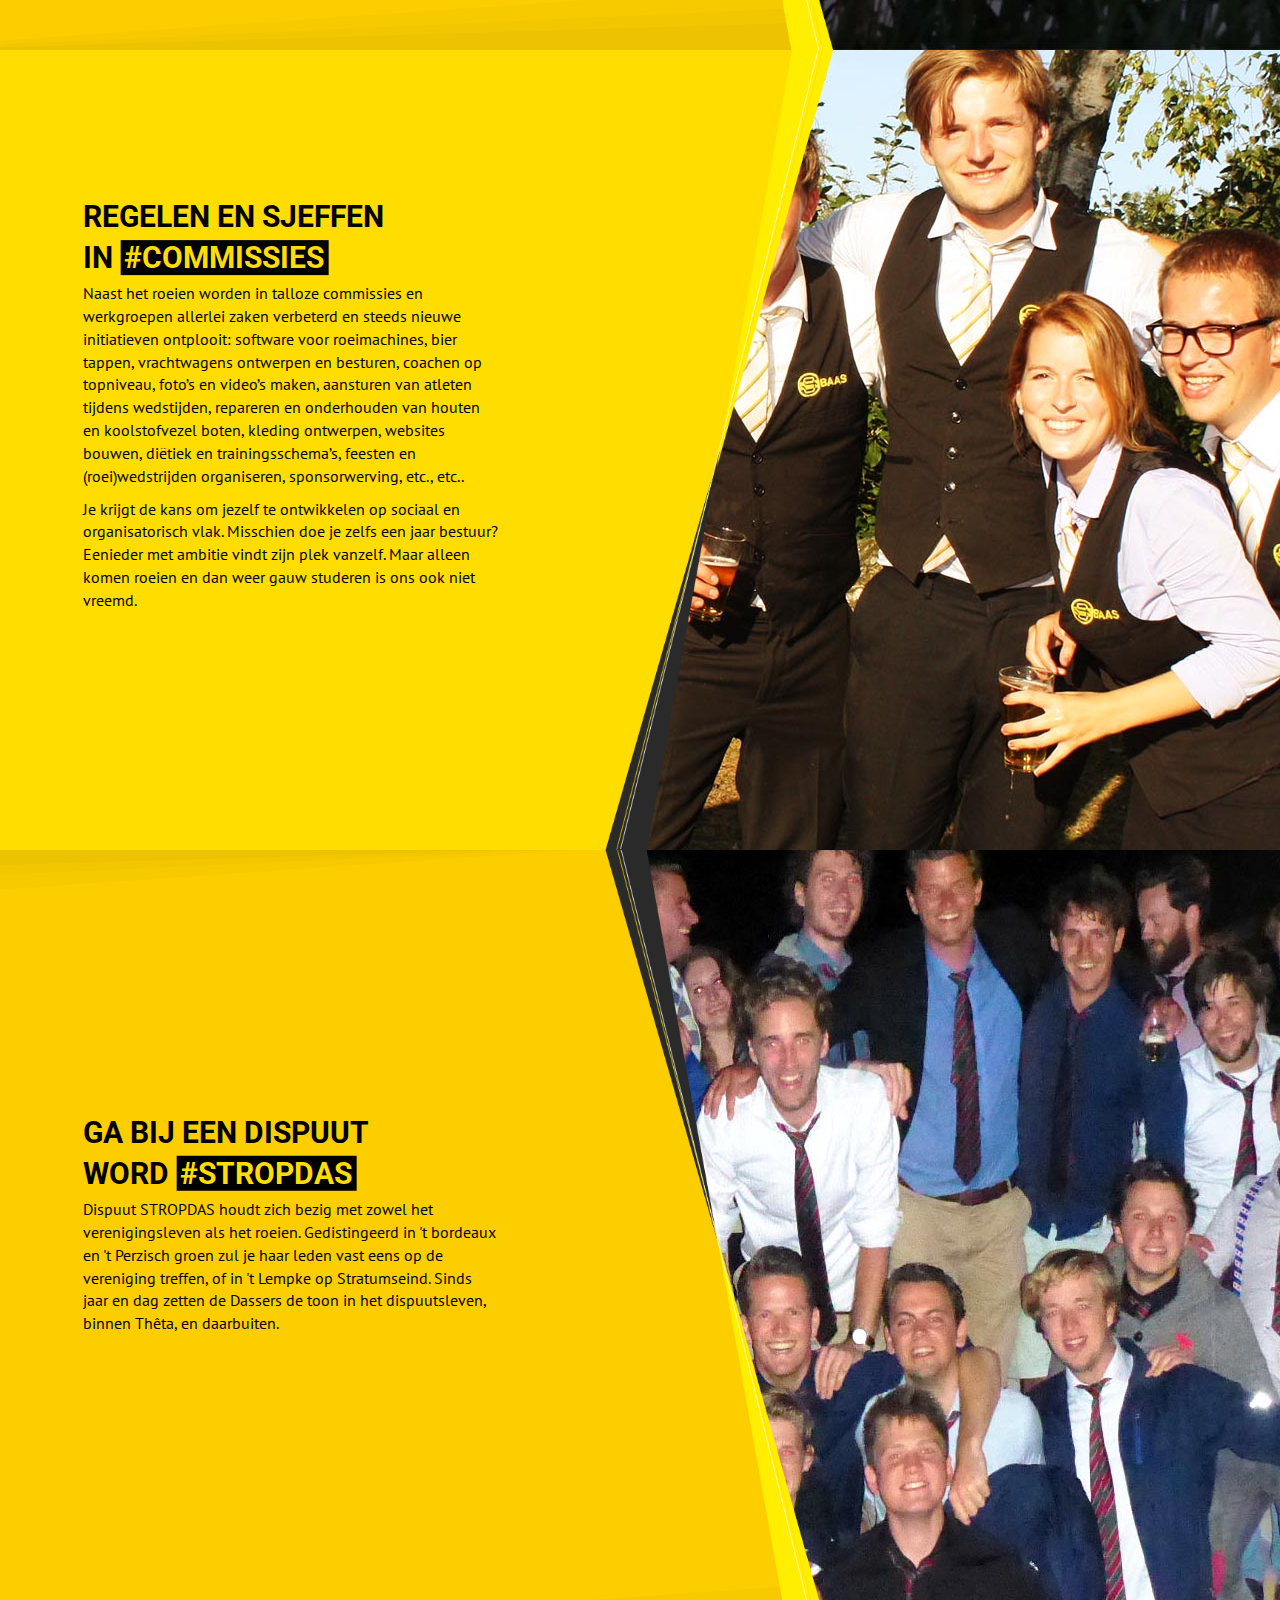
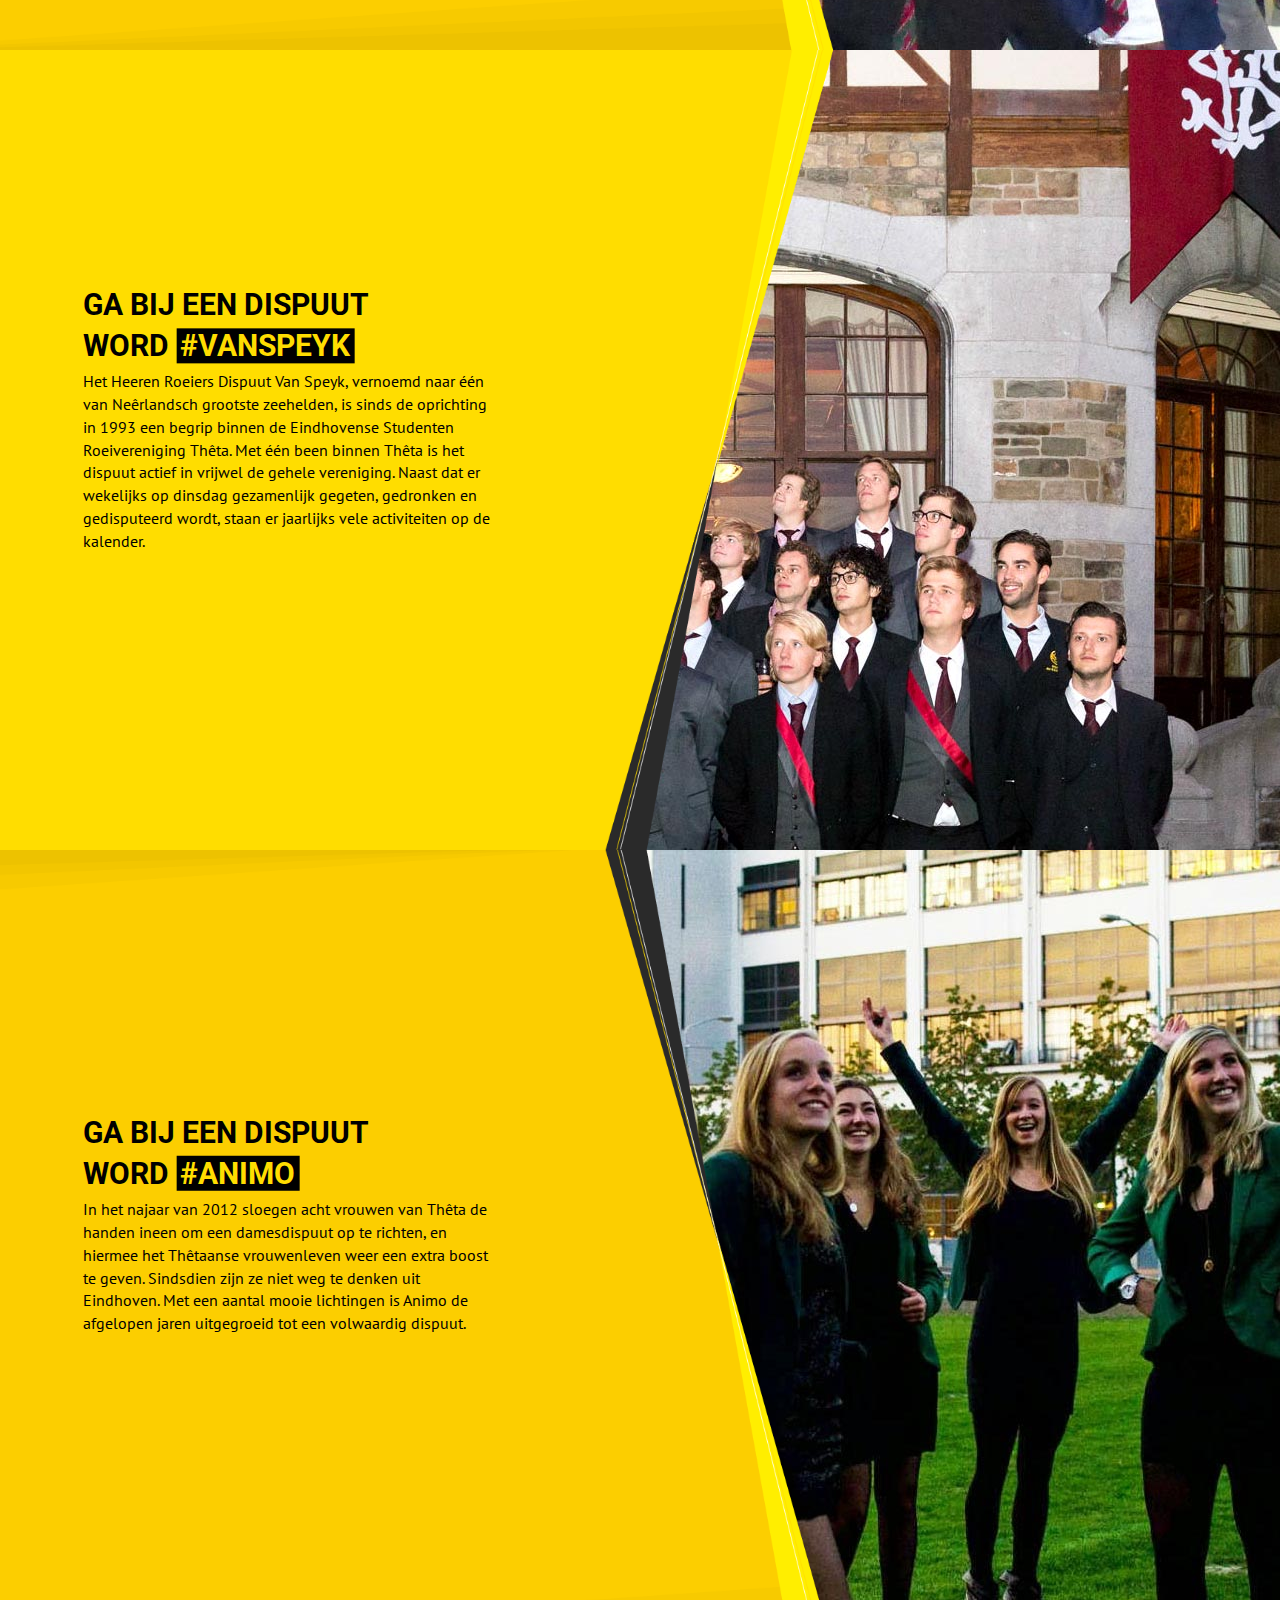
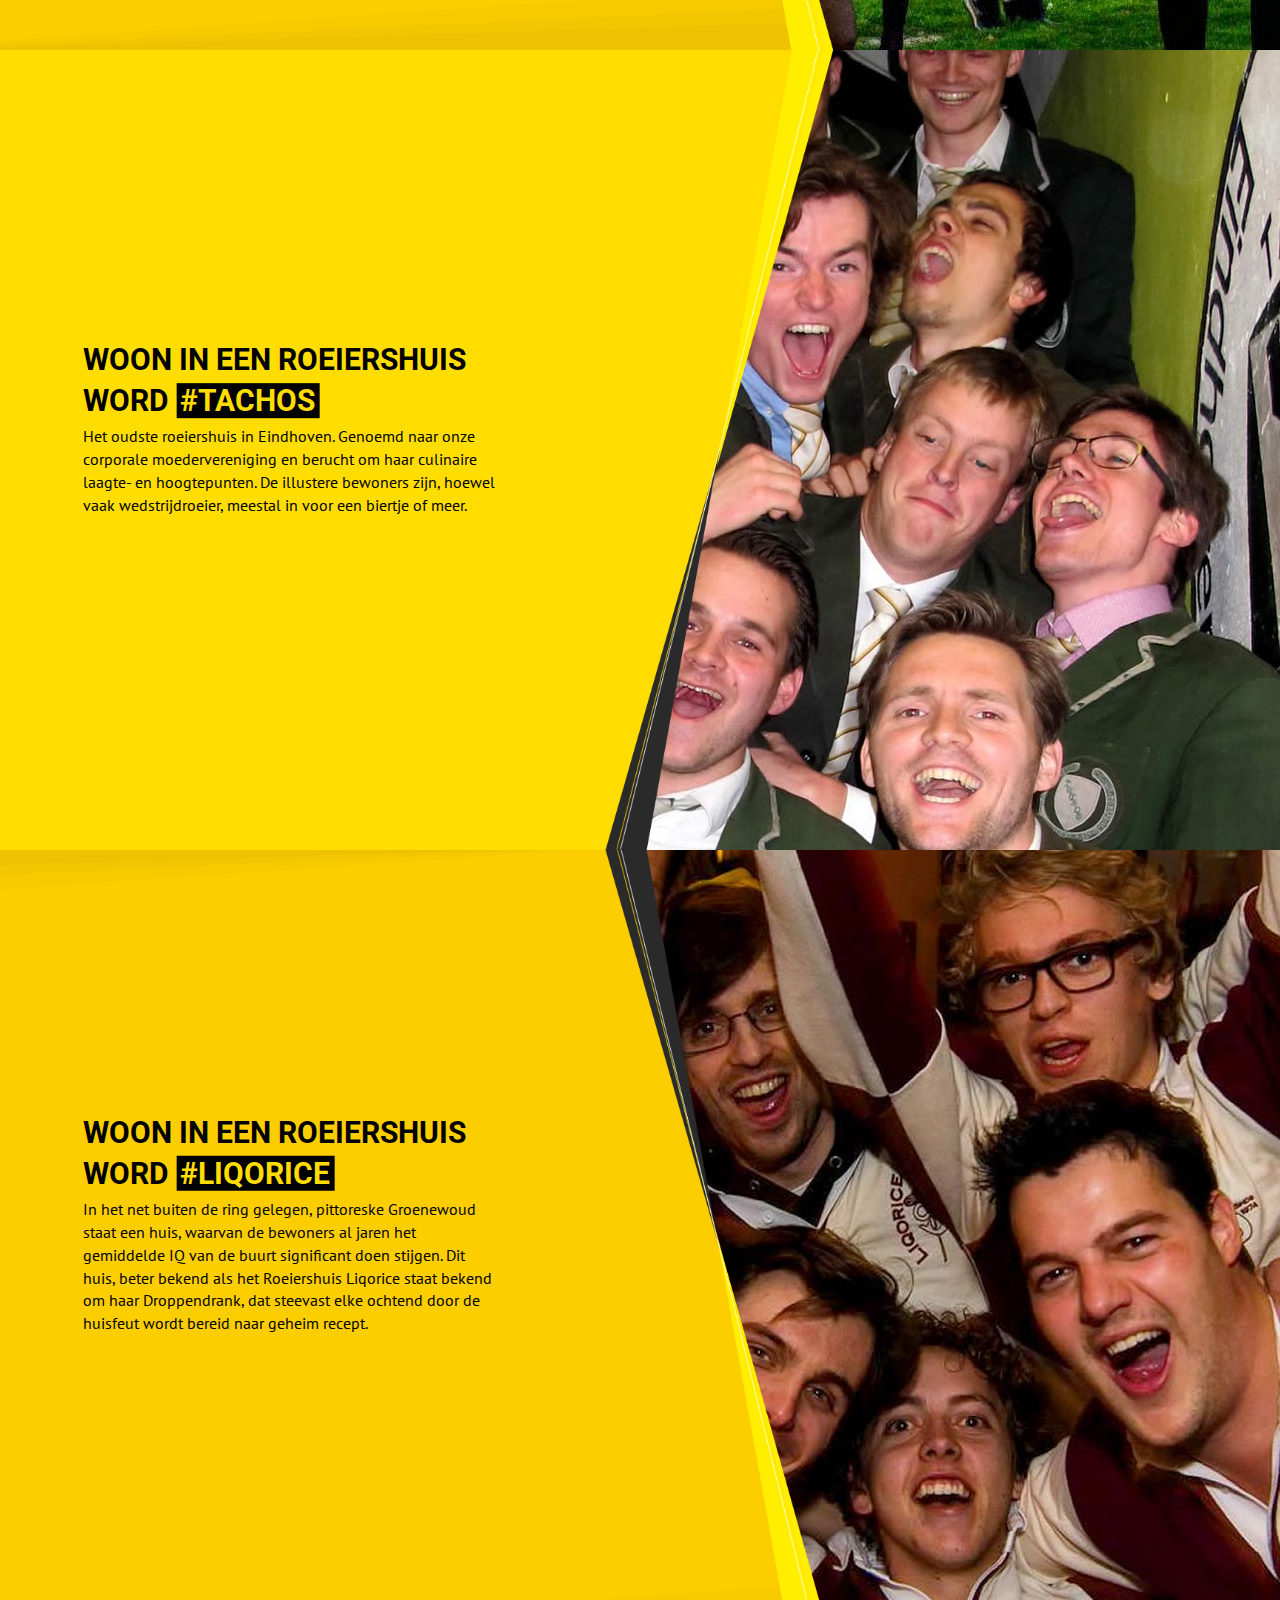
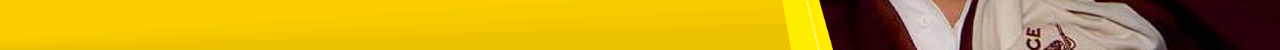
<file: society.html>
<!DOCTYPE html><html><head><title>Intro - ESR Theta</title><meta name="viewport" content="initial-scale=1,maximum-scale=1,user-scalable=no"><link rel="stylesheet" type="text/css" href="styles/vendors.css"><link rel="icon" type="image/png" href="/images/favicon.png"></head><body><nav class="navbar navbar-default navbar-fixed-top"><div class="navbar-header"><button data-toggle="collapse" data-target="#menu" class="navbar-toggle collapsed btn btn-primary"> <i class="icon icon-bars"></i></button><a href="/" class="navbar-brand"> <img src="/images/brand/logo.png"></a></div><div id="menu" class="collapse navbar-collapse"><ul class="nav navbar-nav"><li><a href="/">Lente-intro</a></li><li><a href="/society.html">Vereniging</a></li><li><a href="/rowing.html">Roeien</a></li><li><a href="/extra.html">Gezelligheid</a></li><li><a href="/faq.html">Veelgestelde vragen</a></li><script>function GetIEVersion() {
  var sAgent = window.navigator.userAgent;
  var Idx = sAgent.indexOf("MSIE");

  if (Idx > 0) {
    return parseInt(sAgent.substring(Idx+ 5, sAgent.indexOf(".", Idx)));
  } else if (!!navigator.userAgent.match(/Trident\/7\./)) {
    return 11;
  } else {
    return 0; //It is not IE
  }
}

if (GetIEVersion() > 0) {
  document.write('<li><a class="white" href="https://docs.google.com/forms/d/1oo6otTsydRpKoXuIlk10WGbizfMqB_bPFNmfonMzRe4/viewform" target="_blank">Inschrijven &euro;26</a></li>');
  document.write('<li><a class="highlight" href="https://theta.ledenbase.nl/aanmelding/" target="_blank">Inschrijven &euro;26</a></li>');
} else {
  document.write('<li><a class="white" href="/training.html">Aanmelden open trainingen</a></li>');
  document.write('<li><a class="highlight" href="/join.html">Inschrijven &euro;26</a></li>');
}

</script></ul><ul class="nav navbar-nav pull-right"><li><a href="//www.esrtheta.nl/nieuws/index" target="_blank">Reguliere website E.S.R. Th&ecirc;ta</a></li></ul></div></nav><div id="society0" class="container-fluid page"><div class="holder"><div class="content"> <h2>E.S.R. Th&ecirc;ta</h2><h2>Sinds <strong>#1975</strong></h2><p>De Eindhovense Studenten Roeivereniging Th&ecirc;ta is sinds haar ontstaan op 8 oktober 1975 uitgegroeid tot de grootste, actiefste en succesvolste studentensportvereniging van Eindhoven. De bijna 400 &acute;Th&ecirc;tanen&acute; bedrijven op alle niveaus de roeisport; van &eacute;&eacute;n a twee keer per week ontspannen tot de internationale top. Jaarlijks vertegenwoordigen Th&ecirc;tanen het rood-wit-blauw op de meest prestigieuze internationale wedstrijden en binnen Eindhoven zijn haar aanwezigheid en evenementen niet meer weg te denken uit de agenda&acute;s en levens van alle studenten.</p></div></div></div><div id="society1" class="container-fluid page"><div class="holder inverse"><div class="content"> <h2>Onze societeit</h2><h2>Centrum van <strong>#GEEL</strong></h2><p>De roeiaccommodatie aan het Eindhovens Kanaal herbergt een van de beste botenvloten van Nederland, een werkplaats voor onderhoud en reparaties, kleedkamers, twee ruimtes voor indoor- en krachttraining, vergader- en werkruimtes voor bestuur en commisies, de garage van de meest geavanceerde botenwagen van Nederland, een keuken waarin drie keer per week 120 maaltijden worden bereid en de soci&euml;teit &acute;t Klootje waarin samen wordt gegeten, gedacht en gefeest.</p></div></div></div><div id="society2" class="container-fluid page"><div class="holder"><div class="content"> <h2>Regelen en sjeffen</h2><h2>In  <strong>#commissies</strong></h2><p>Naast het roeien worden in talloze commissies en werkgroepen allerlei zaken verbeterd en steeds nieuwe initiatieven ontplooit: software voor roeimachines, bier tappen, vrachtwagens ontwerpen en besturen, coachen op topniveau, foto’s en video’s maken, aansturen van atleten tijdens wedstijden, repareren en onderhouden van houten en koolstofvezel boten, kleding ontwerpen, websites bouwen, diëtiek en trainingsschema’s, feesten en (roei)wedstrijden organiseren, sponsorwerving, etc., etc..</p><p>Je krijgt de kans om jezelf te ontwikkelen op sociaal en organisatorisch vlak. Misschien doe je zelfs een jaar bestuur? Eenieder met ambitie vindt zijn plek vanzelf. Maar alleen komen roeien en dan weer gauw studeren is ons ook niet vreemd.</p></div></div></div><div id="society3" class="container-fluid page"><div class="holder inverse"><div class="content"> <h2>Ga bij een dispuut</h2><h2>Word <strong>#STROPDAS</strong></h2><p>Dispuut STROPDAS houdt zich bezig met zowel het verenigingsleven als 
het roeien. Gedistingeerd in 't bordeaux en 't Perzisch groen zul je 
haar leden vast eens op de vereniging treffen, of in 't Lempke op 
Stratumseind. Sinds jaar en dag zetten de Dassers de toon in het 
dispuutsleven, binnen Th&ecirc;ta, en daarbuiten.</p></div></div></div><div id="society4" class="container-fluid page"><div class="holder"><div class="content"> <h2>Ga bij een dispuut</h2><h2>Word <strong>#VANSPEYK</strong></h2><p>Het Heeren Roeiers Dispuut Van Speyk, vernoemd naar &eacute;&eacute;n van 
Ne&ecirc;rlandsch grootste zeehelden, is sinds de oprichting in 1993 een 
begrip binnen de Eindhovense Studenten Roeivereniging Th&ecirc;ta. Met &eacute;&eacute;n 
been binnen Th&ecirc;ta is het dispuut actief in vrijwel de gehele 
vereniging. Naast dat er wekelijks op dinsdag gezamenlijk gegeten, 
gedronken en gedisputeerd wordt, staan er jaarlijks vele activiteiten 
op de kalender.</p></div></div></div><div id="society5" class="container-fluid page"><div class="holder inverse"><div class="content"> <h2>Ga bij een dispuut</h2><h2>Word <strong>#ANIMO</strong></h2><p>In het najaar van 2012 sloegen acht vrouwen van Th&ecirc;ta de handen 
ineen om een damesdispuut op te richten, en hiermee het Th&ecirc;taanse 
vrouwenleven weer een extra boost te geven. Sindsdien zijn ze niet 
weg te denken uit Eindhoven. Met een aantal mooie lichtingen is 
Animo de afgelopen jaren uitgegroeid tot een volwaardig dispuut.</p></div></div></div><div id="society6" class="container-fluid page"><div class="holder"><div class="content"> <h2>Woon in een roeiershuis</h2><h2>Word <strong>#TACHOS</strong></h2><p>Het oudste roeiershuis in Eindhoven. Genoemd naar onze corporale 
moedervereniging en berucht om haar culinaire laagte- en 
hoogtepunten. De illustere bewoners zijn, hoewel vaak wedstrijdroeier, 
meestal in voor een biertje of meer.</p></div></div></div><div id="society7" class="container-fluid page"><div class="holder inverse"><div class="content"> <h2>Woon in een roeiershuis</h2><h2>Word <strong>#LIQORICE</strong></h2><p>In het net buiten de ring gelegen, pittoreske Groenewoud staat een 
huis, waarvan de bewoners al jaren het gemiddelde IQ van de buurt 
significant doen stijgen. Dit huis, beter bekend als het Roeiershuis 
Liqorice staat bekend om haar Droppendrank, dat steevast elke ochtend 
door de huisfeut wordt bereid naar geheim recept.</p></div></div></div><script>var url = '/' + document.URL.split('/').splice(3).join('/');
var links = document.querySelectorAll('a[href="'+url+'"]');

for(var i=0, ii=links.length; i<ii; i++){
  var classes = links[i].className.split(' ');
  classes.push('active');
  links[i].className = classes.join(' ');
}
</script><script src="scripts/vendors.js"></script></body></html>
</file>
